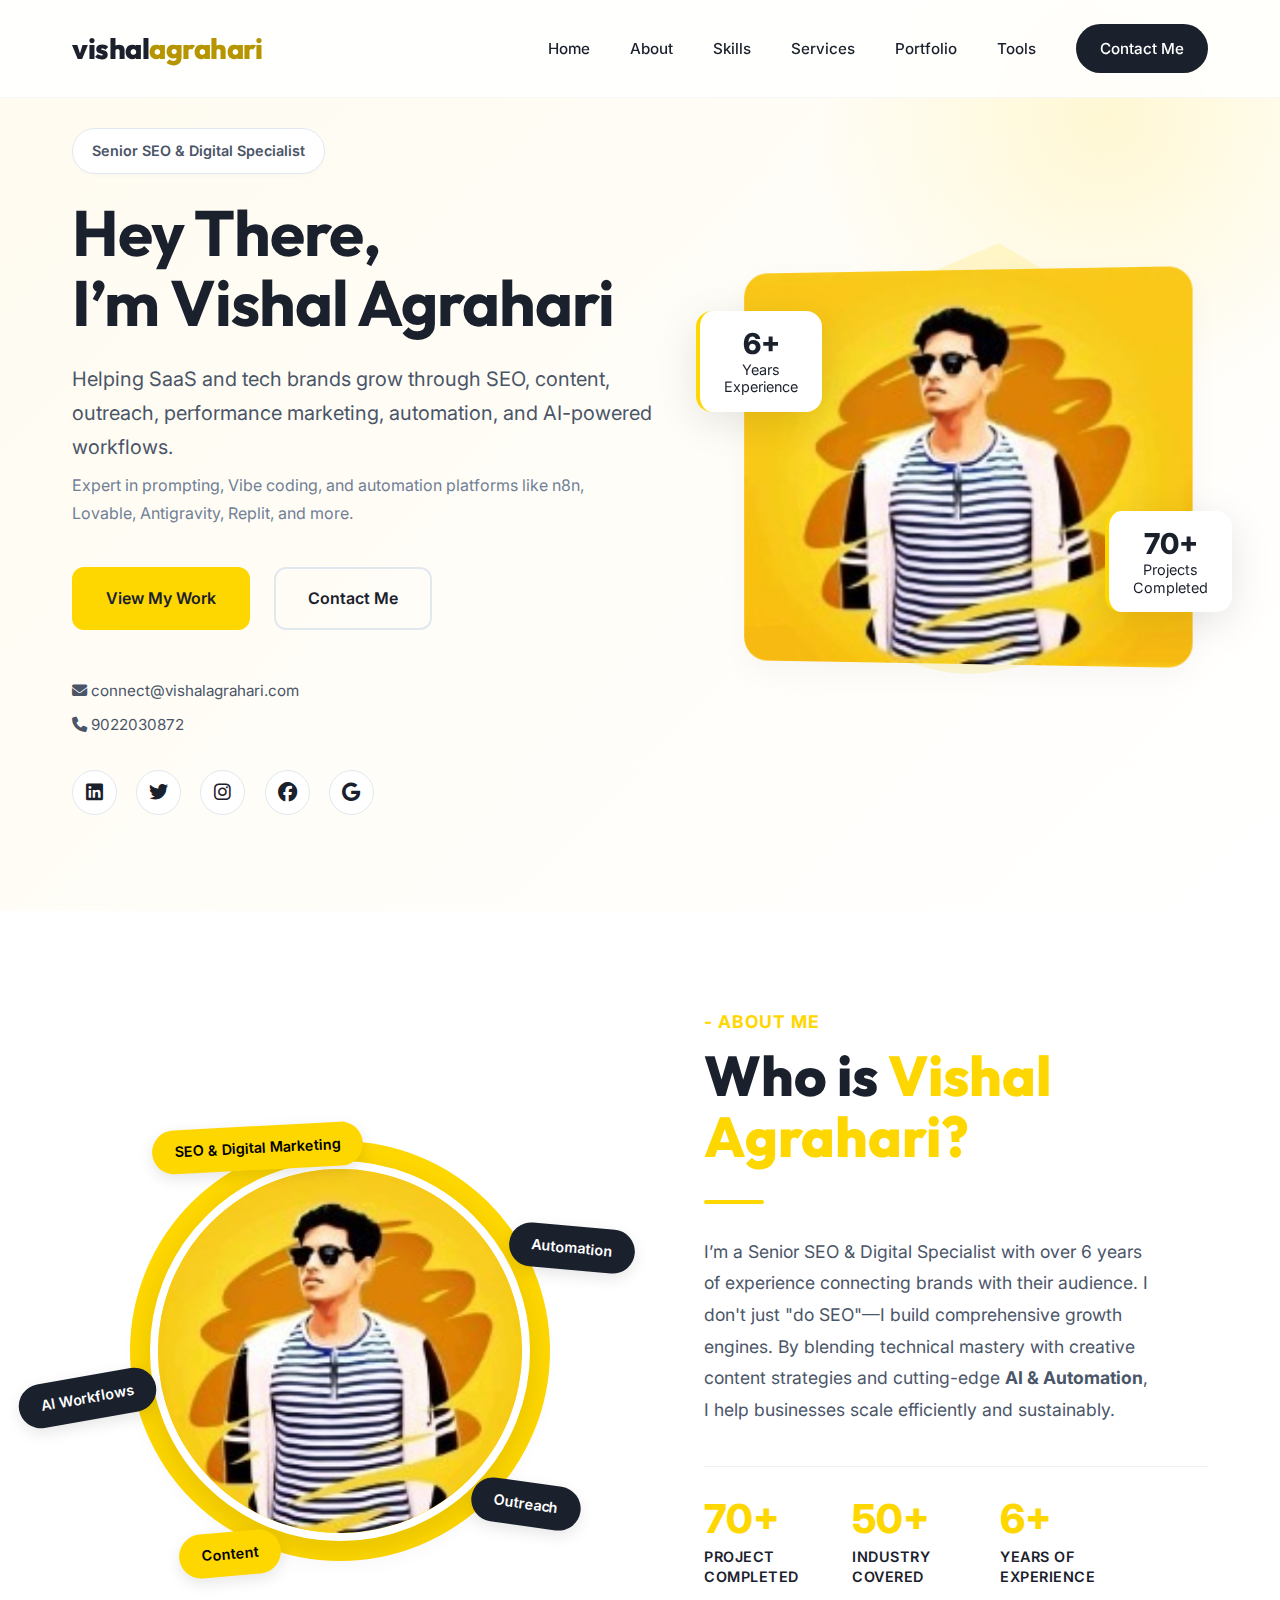
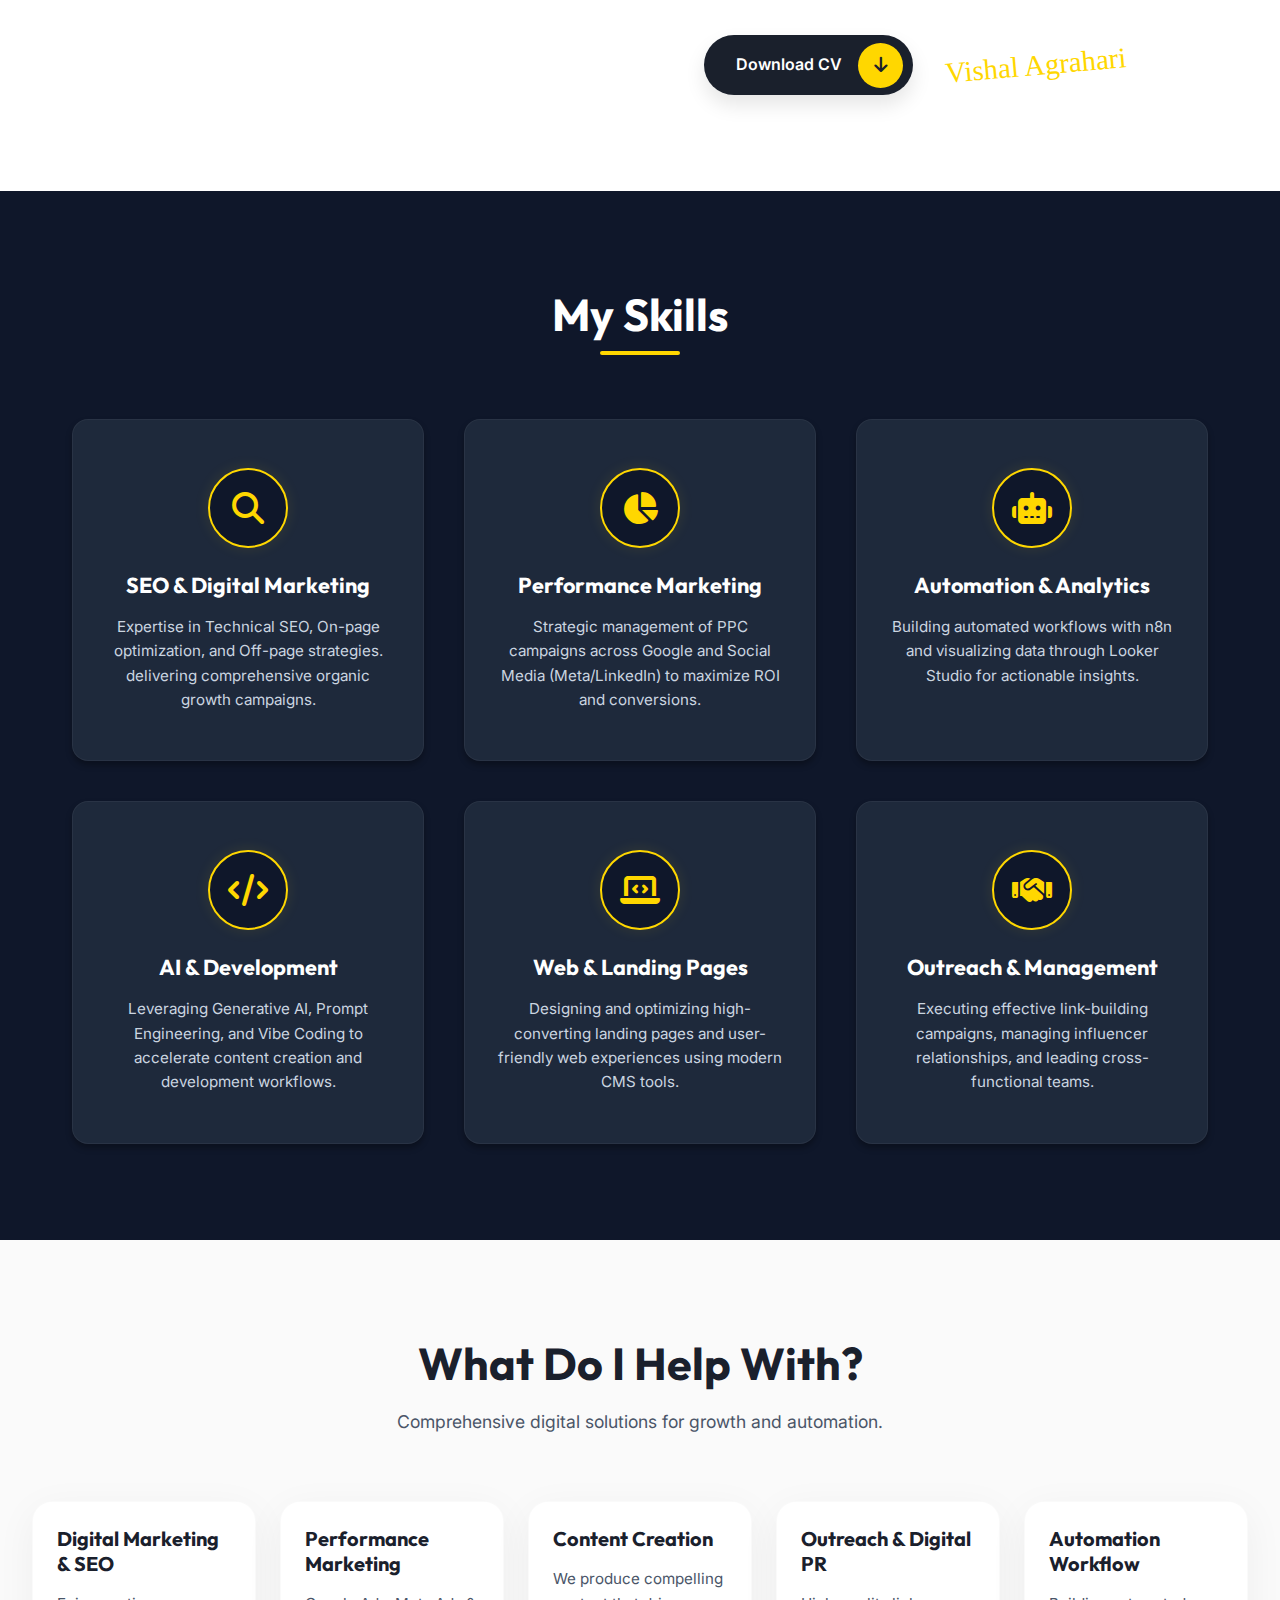
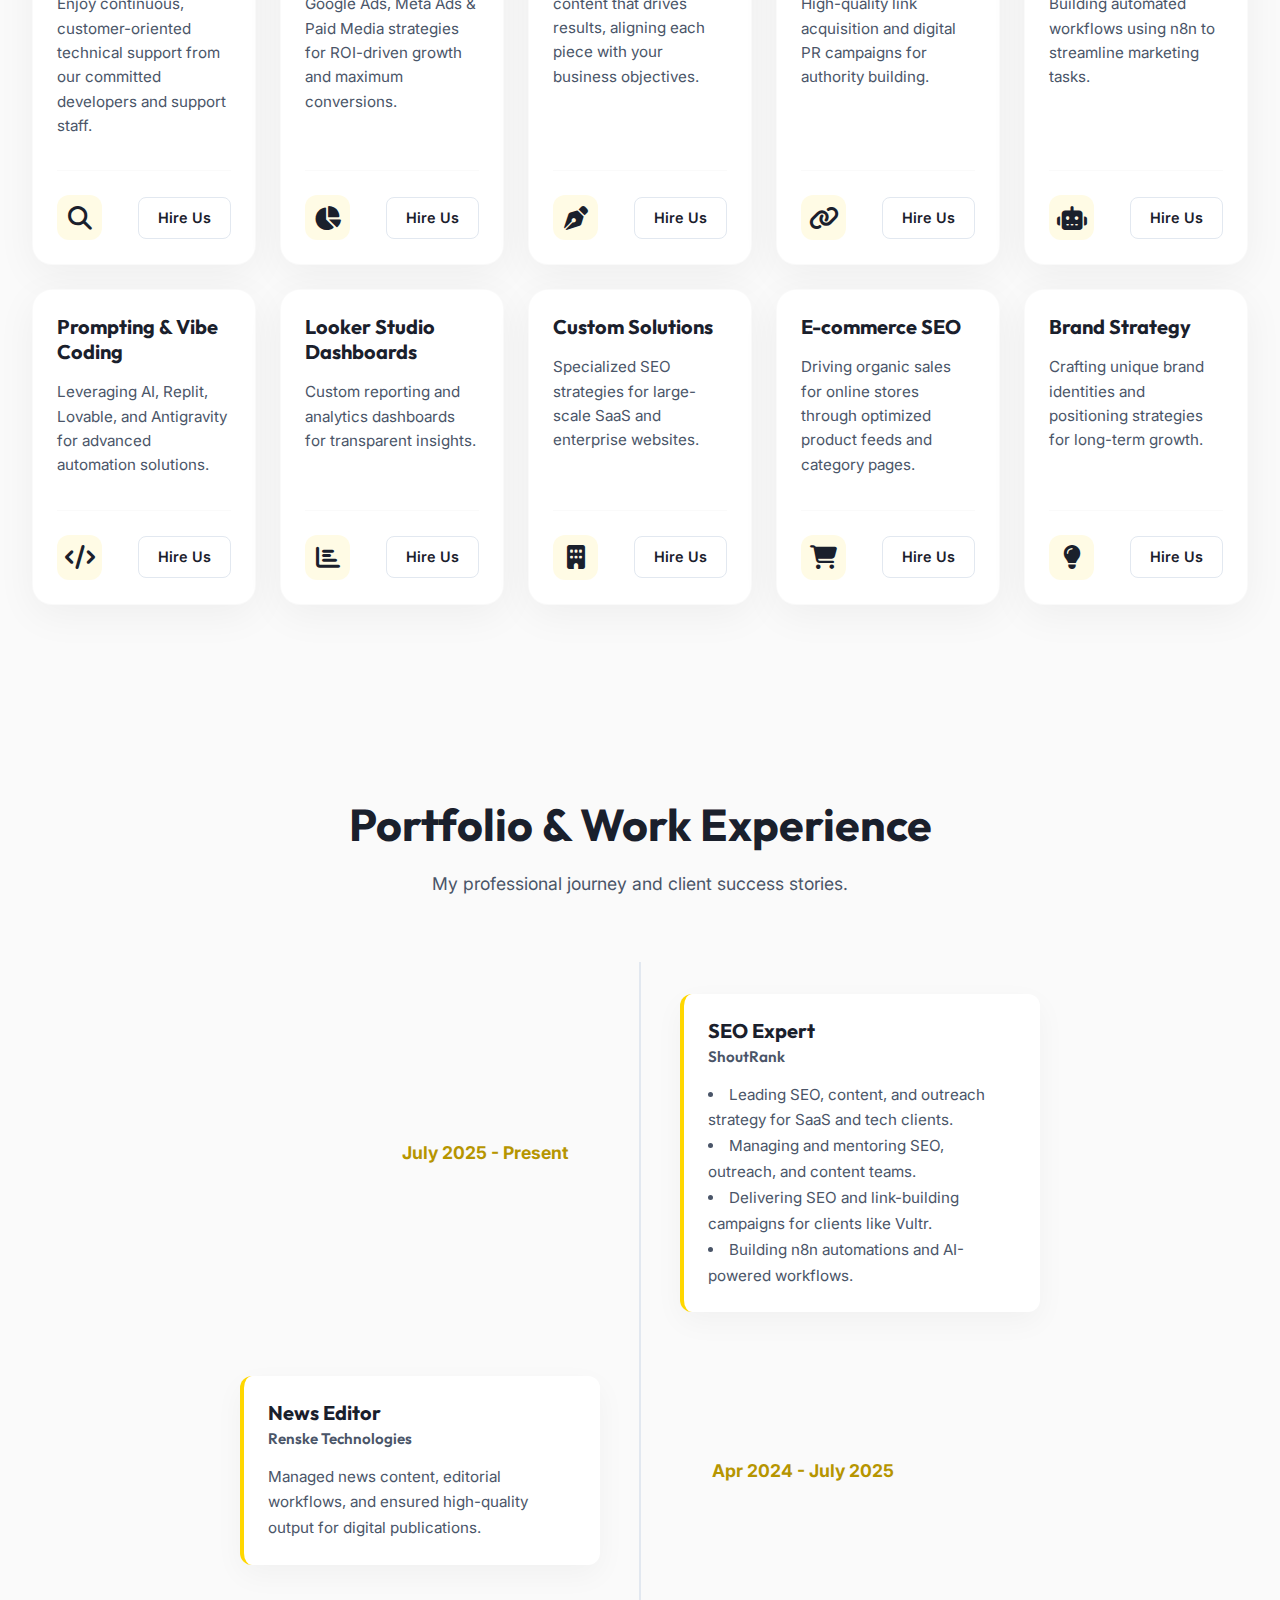
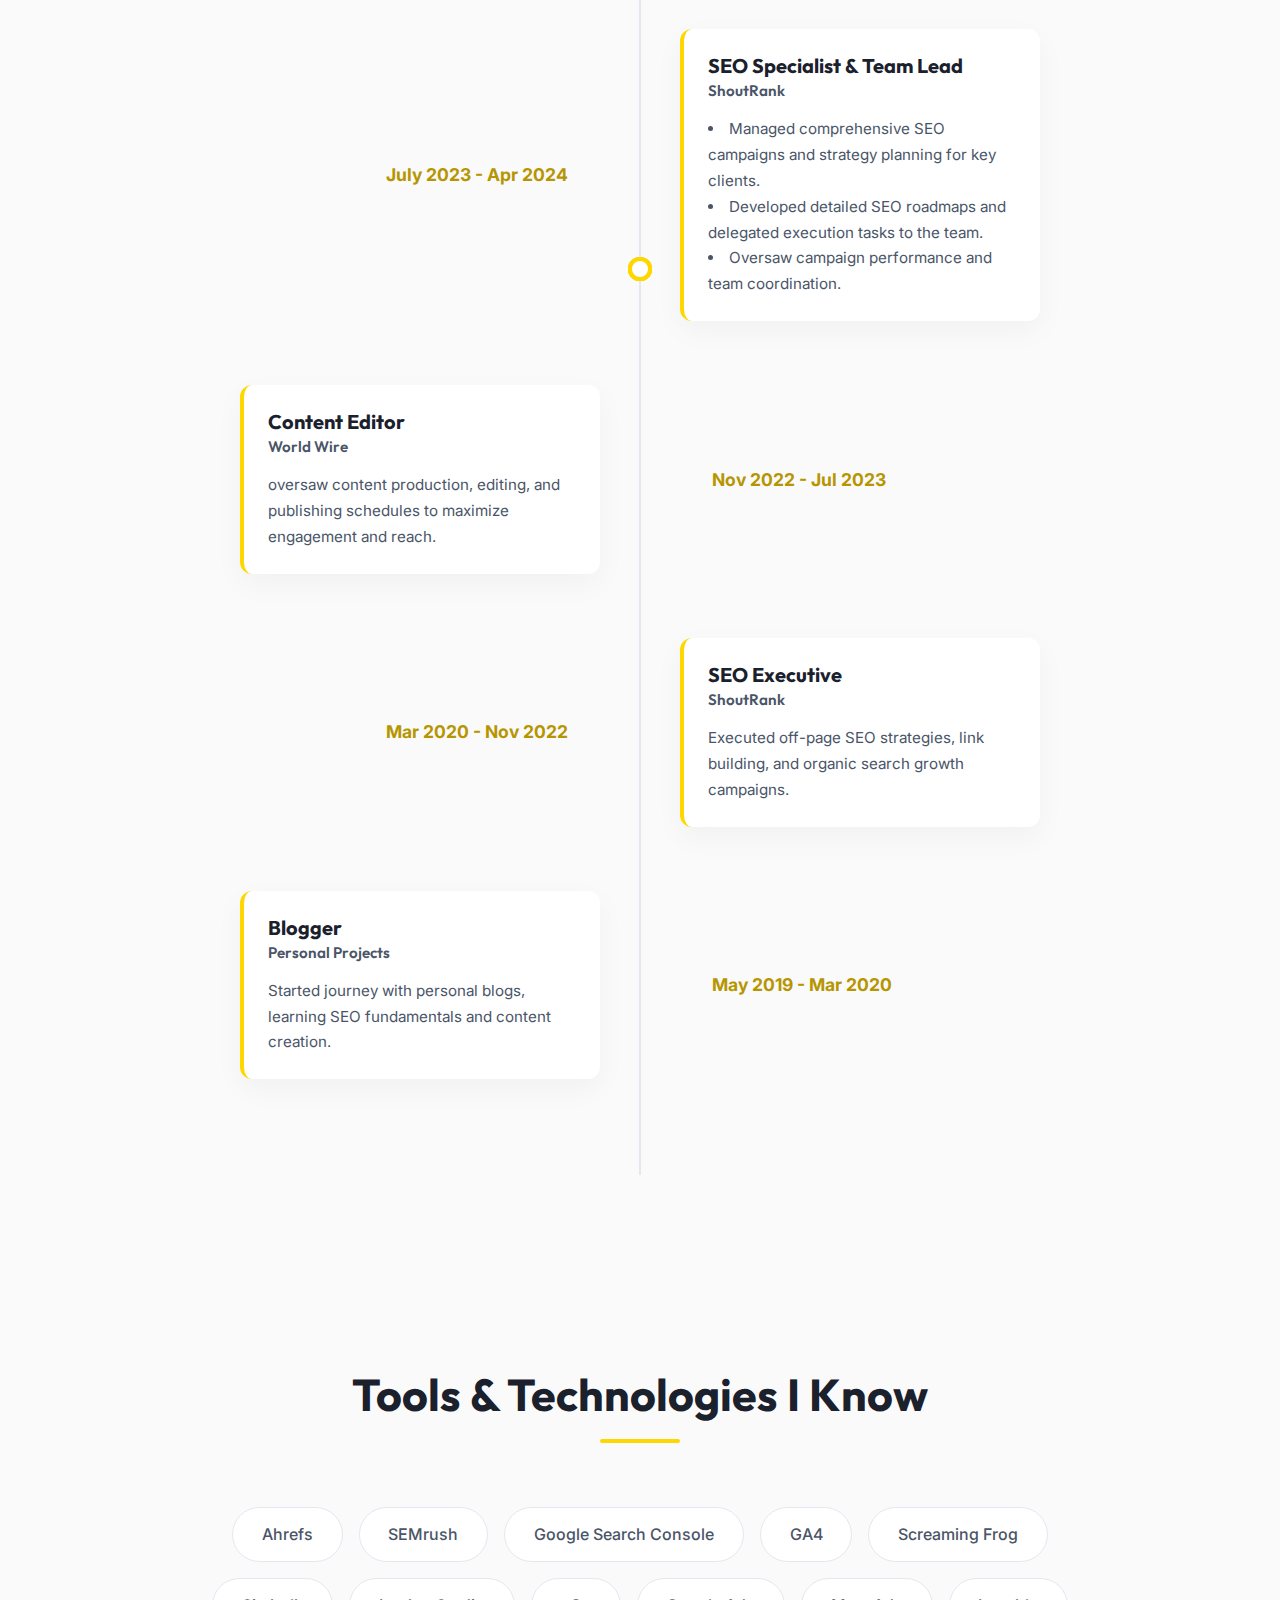
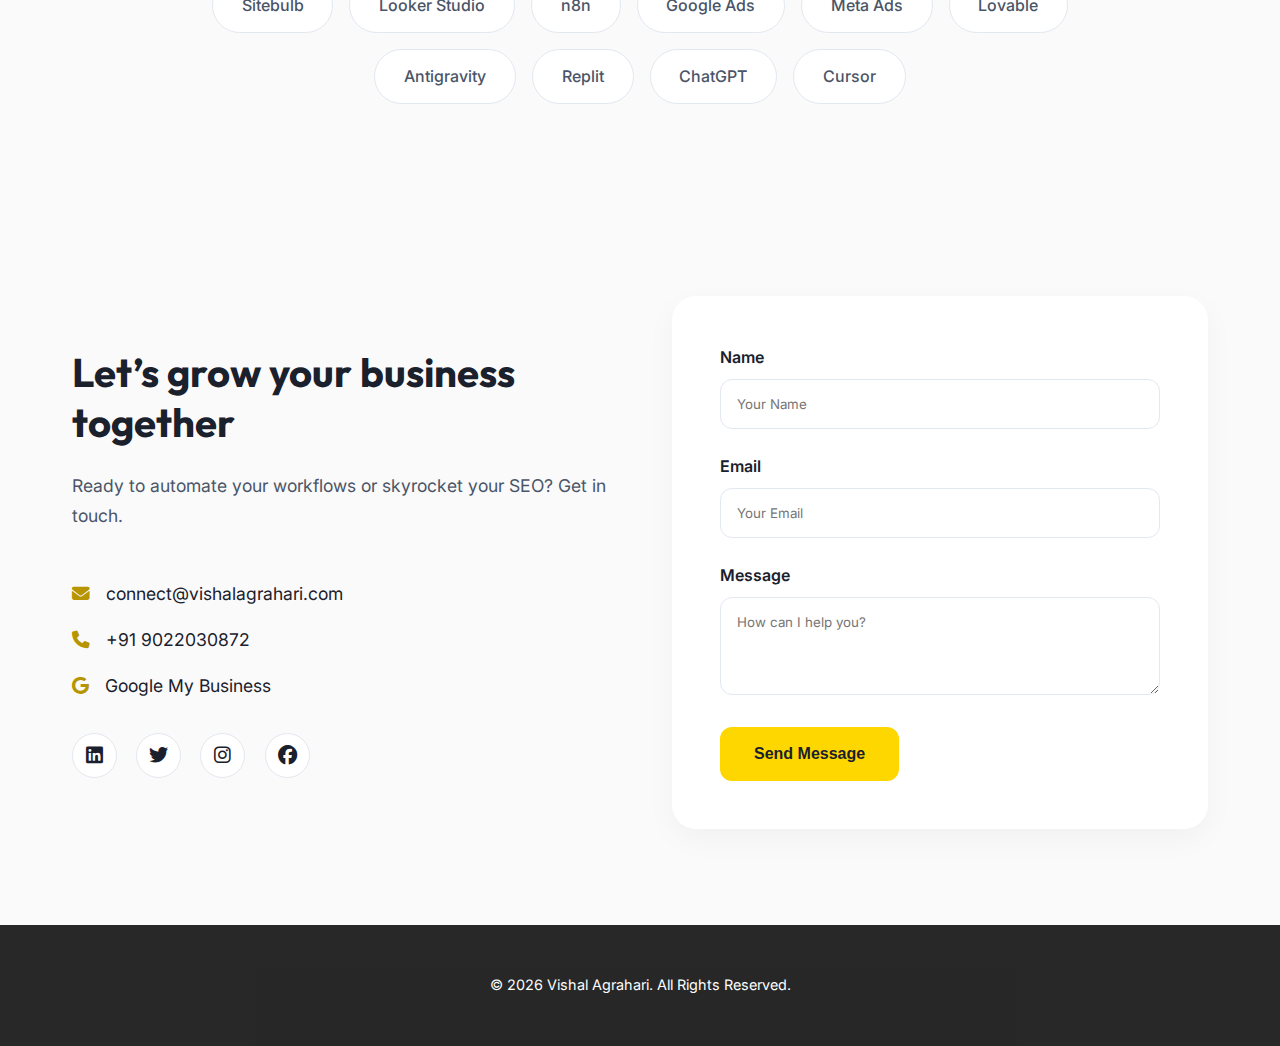
<file: index.html>
<!DOCTYPE html>
<html lang="en">

<head>
    <meta charset="UTF-8">
    <meta name="viewport" content="width=device-width, initial-scale=1.0">
    <title>Vishal Agrahari | Senior SEO & Digital Marketing Specialist</title>
    <meta name="description"
        content="Senior SEO & Digital Marketing Specialist helping SaaS and tech brands grow through SEO, content, outreach, automation, and AI workflows.">

    <!-- Fonts -->
    <link rel="preconnect" href="https://fonts.googleapis.com">
    <link rel="preconnect" href="https://fonts.gstatic.com" crossorigin>
    <link
        href="https://fonts.googleapis.com/css2?family=Inter:wght@300;400;500;600&family=Outfit:wght@400;500;700;800&display=swap"
        rel="stylesheet">

    <!-- Icons -->
    <link rel="stylesheet" href="https://cdnjs.cloudflare.com/ajax/libs/font-awesome/6.4.0/css/all.min.css">

    <link rel="stylesheet" href="css/style.css">
</head>

<body>

    <!-- Navigation -->
    <nav class="navbar">
        <div class="container">
            <a href="#" class="logo">vishal<span>agrahari</span></a>
            <div class="nav-links">
                <a href="#home">Home</a>
                <a href="#about">About</a>
                <a href="#skills">Skills</a>
                <a href="#services">Services</a>
                <a href="#portfolio">Portfolio</a>
                <a href="#tools">Tools</a>
                <a href="#contact" class="btn-nav">Contact Me</a>
            </div>
            <div class="hamburger">
                <i class="fas fa-bars"></i>
            </div>
        </div>
    </nav>

    <!-- Hero Section -->
    <section id="home" class="hero">
        <div class="container hero-grid">
            <div class="hero-content">
                <span class="hero-tag">Senior SEO & Digital Specialist</span>
                <h1>Hey There, <br>I’m Vishal Agrahari</h1>
                <p class="hero-sub">Helping SaaS and tech brands grow through SEO, content, outreach, performance
                    marketing, automation, and AI-powered workflows.</p>
                <p class="hero-sub-small">Expert in prompting, Vibe coding, and automation platforms like n8n, Lovable,
                    Antigravity, Replit, and more.</p>

                <div class="hero-ctas">
                    <a href="#portfolio" class="btn btn-primary">View My Work</a>
                    <a href="#contact" class="btn btn-outline">Contact Me</a>
                </div>

                <div class="hero-contact-row">
                    <a href="mailto:connect@vishalagrahari.com"><i class="fas fa-envelope"></i>
                        connect@vishalagrahari.com</a>
                    <a href="tel:9022030872"><i class="fas fa-phone"></i> 9022030872</a>
                </div>

                <div class="social-row">
                    <a href="https://in.linkedin.com/in/mevishalagrahari" target="_blank"><i
                            class="fab fa-linkedin"></i></a>
                    <a href="https://x.com/vaishyvishal1" target="_blank"><i class="fab fa-twitter"></i></a>
                    <a href="https://www.instagram.com/vvaish97/" target="_blank"><i class="fab fa-instagram"></i></a>
                    <a href="https://www.facebook.com/vvaish97" target="_blank"><i class="fab fa-facebook"></i></a>
                    <a href="https://share.google/JBG01zPCtsTWA4YsT" target="_blank" title="Google My Business"><i
                            class="fab fa-google"></i></a>
                </div>
            </div>

            <div class="hero-image-wrapper">
                <div class="blob-bg"></div>
                <img src="assets/images/profile.jpg" alt="Vishal Agrahari" class="hero-img" loading="lazy">

                <!-- Floating Badges -->
                <div class="floating-badge badge-exp">
                    <strong>6+</strong> Years<br>Experience
                </div>
                <div class="floating-badge badge-proj">
                    <strong>70+</strong> Projects<br>Completed
                </div>
            </div>
        </div>
    </section>

    <!-- About (Experience Highlights) -->
    <section id="about" class="section bg-light about-section">
        <div class="container about-container">
            <!-- Left: Visual with Yellow Blob -->
            <div class="about-visual">
                <div class="about-blob"></div>
                <div class="about-img-wrapper">
                    <img src="assets/images/profile.jpg" alt="Vishal Agrahari" class="about-img" loading="lazy">
                </div>

                <!-- Floating Tags -->
                <div class="floating-tags">
                    <span class="tag tag-1">SEO & Digital Marketing</span>
                    <span class="tag tag-2">Automation</span>
                    <span class="tag tag-3">AI Workflows</span>
                    <span class="tag tag-4">Outreach</span>
                    <span class="tag tag-5">Content</span>
                </div>
            </div>

            <!-- Right: Content -->
            <div class="about-content">
                <div class="section-head text-left" style="margin-left: 0; margin-bottom: 2rem;">
                    <span class="small-tag">- About Me</span>
                    <h2>Who is <span class="text-highlight">Vishal Agrahari?</span></h2>
                    <!-- No underline requested here specifically, but user said "same as other sections". 
                         Other sections have .heading-underline. 
                         However, this is left-aligned in a split layout. 
                         If I center it, it breaks the layout.
                         If I keep it left, it's not "same as other sections" (Service is centered).
                         But maybe they meant the FONT style?
                         The user said "Make the heading for About Me Section... same as Other sections".
                         "Other sections" are Centered.
                         If I center this, it will float above the left-aligned text.
                         Let's try to keep it left but use the styles.
                         Wait, the user said "Make the heading for About Me Section and Tools ... same as Other sections".
                         I will assume they want the visual style (Underline, font etc).
                         Actually, standardizing usually means centering for a portfolio sections.
                         BUT, given the split layout, I'll stick to left alignment but maybe add the underline?
                         Let's look at the Services section again.
                         It has: 
                         <div class="section-head text-center">
                             <h2>...</h2>
                             <p>...</p>
                         </div>
                         
                         If I use .section-head, it adds margin-bottom: 4rem; max-width: 700px; margin-left: auto; margin-right: auto;
                         This forces centering.
                         So using .section-head WILL center it.
                         
                         If I want to check user intent: "Make the heading for About Me Section ... same as Other sections".
                         I should probably use `.section-head` but override the centering for "About Me" because of the layout?
                         OR, rename the Tools section (which is centered).
                         
                         Let's try to apply the class but keep it LEFT aligned for About Me, but add the underline?
                         Or just standard H2?
                         Current About Me H2 is: font-size: 3.5rem.
                         Standard Section H2 is: font-size: 2.8rem.
                         
                         I will update "About Me" to match the **font size** and **underline** style, but keep it LEFT aligned to fit the 2-col layout.
                         I'll add the `.heading-underline` but left aligned.
                    -->
                    <div class="heading-underline" style="margin: 0; width: 60px;"></div>
                </div>
                <p class="about-desc">
                    I’m a Senior SEO & Digital Specialist with over 6 years of experience connecting brands with their
                    audience. I don't just "do SEO"—I build comprehensive growth engines. By blending technical mastery
                    with creative content strategies and cutting-edge <strong>AI & Automation</strong>, I help
                    businesses
                    scale efficiently and sustainably.
                </p>

                <!-- Stats Row -->
                <div class="about-stats-row">
                    <div class="stat-box">
                        <span class="stat-number">70+</span>
                        <span class="stat-label">Project Completed</span>
                    </div>
                    <div class="stat-box">
                        <span class="stat-number">50+</span>
                        <span class="stat-label">Industry Covered</span>
                    </div>
                    <div class="stat-box">
                        <span class="stat-number">6+</span>
                        <span class="stat-label">Years of Experience</span>
                    </div>
                </div>

                <!-- CTA Row -->
                <div class="about-cta-row">
                    <a href="assets/resume.html" target="_blank" class="btn-cv">
                        Download CV
                        <div class="arrow-icon"><i class="fas fa-arrow-down"></i></div>
                    </a>
                    <div class="signature-block">
                        <span class="cursive-sig">Vishal Agrahari</span>
                    </div>
                </div>
            </div>
        </div>
    </section>

    <!-- Skills Section (Dark Reference Style) -->
    <section id="skills" class="section bg-dark">
        <div class="container">
            <div class="section-head text-center">
                <h2>My Skills</h2>
                <div class="heading-underline"></div>
            </div>

            <div class="skills-grid-3">
                <!-- Skill 1 -->
                <div class="skill-card-center">
                    <div class="skill-icon-circle clr-blue">
                        <i class="fas fa-search"></i>
                    </div>
                    <h3>SEO & Digital Marketing</h3>
                    <p>Expertise in Technical SEO, On-page optimization, and Off-page strategies. delivering
                        comprehensive organic growth campaigns.</p>
                </div>

                <!-- Skill 2 -->
                <div class="skill-card-center">
                    <div class="skill-icon-circle clr-red">
                        <i class="fas fa-chart-pie"></i>
                    </div>
                    <h3>Performance Marketing</h3>
                    <p>Strategic management of PPC campaigns across Google and Social Media (Meta/LinkedIn) to maximize
                        ROI and conversions.</p>
                </div>

                <!-- Skill 3 -->
                <div class="skill-card-center">
                    <div class="skill-icon-circle clr-purple">
                        <i class="fas fa-robot"></i>
                    </div>
                    <h3>Automation & Analytics</h3>
                    <p>Building automated workflows with n8n and visualizing data through Looker Studio for actionable
                        insights.</p>
                </div>

                <!-- Skill 4 -->
                <div class="skill-card-center">
                    <div class="skill-icon-circle clr-pink">
                        <i class="fas fa-code"></i>
                    </div>
                    <h3>AI & Development</h3>
                    <p>Leveraging Generative AI, Prompt Engineering, and Vibe Coding to accelerate content creation and
                        development workflows.</p>
                </div>

                <!-- Skill 5 -->
                <div class="skill-card-center">
                    <div class="skill-icon-circle clr-teal">
                        <i class="fas fa-laptop-code"></i>
                    </div>
                    <h3>Web & Landing Pages</h3>
                    <p>Designing and optimizing high-converting landing pages and user-friendly web experiences using
                        modern CMS tools.</p>
                </div>

                <!-- Skill 6 -->
                <div class="skill-card-center">
                    <div class="skill-icon-circle clr-orange">
                        <i class="fas fa-handshake"></i>
                    </div>
                    <h3>Outreach & Management</h3>
                    <p>Executing effective link-building campaigns, managing influencer relationships, and leading
                        cross-functional teams.</p>
                </div>
            </div>
        </div>
    </section>

    <!-- Services Section -->
    <section id="services" class="section">
        <div class="container-wide">
            <div class="section-head text-center">
                <h2>What Do I Help With?</h2>
                <p>Comprehensive digital solutions for growth and automation.</p>
            </div>

            <div class="services-grid">
                <!-- 1. Digital Marketing & SEO -->
                <div class="service-card">
                    <h3>Digital Marketing & SEO</h3>
                    <p>Enjoy continuous, customer-oriented technical support from our committed developers and support
                        staff.</p>
                    <div class="svc-card-footer">
                        <div class="svc-icon clr-blue"><i class="fas fa-search"></i></div>
                        <a href="#contact" class="btn-hire">Hire Us</a>
                    </div>
                </div>

                <!-- 2. Performance Marketing -->
                <div class="service-card">
                    <h3>Performance Marketing</h3>
                    <p>Google Ads, Meta Ads & Paid Media strategies for ROI-driven growth and maximum conversions.</p>
                    <div class="svc-card-footer">
                        <div class="svc-icon clr-red"><i class="fas fa-chart-pie"></i></div>
                        <a href="#contact" class="btn-hire">Hire Us</a>
                    </div>
                </div>

                <!-- 3. Web Application Solutions (Renamed/Mapped from Web & Landing Pages?) 
                     User said: "First Should be Digital Marketing & SEO then Performance Marketing then other"
                     I will keep the rest of MY existing services but mapped to the new layout.
                -->

                <!-- 3. Content Creation -->
                <div class="service-card">
                    <h3>Content Creation</h3>
                    <p>We produce compelling content that drives results, aligning each piece with your business
                        objectives.</p>
                    <div class="svc-card-footer">
                        <div class="svc-icon clr-green"><i class="fas fa-pen-nib"></i></div>
                        <a href="#contact" class="btn-hire">Hire Us</a>
                    </div>
                </div>

                <!-- 4. Outreach & Digital PR -->
                <div class="service-card">
                    <h3>Outreach & Digital PR</h3>
                    <p>High-quality link acquisition and digital PR campaigns for authority building.</p>
                    <div class="svc-card-footer">
                        <div class="svc-icon clr-orange"><i class="fas fa-link"></i></div>
                        <a href="#contact" class="btn-hire">Hire Us</a>
                    </div>
                </div>

                <!-- 5. Automation Workflow -->
                <div class="service-card">
                    <h3>Automation Workflow</h3>
                    <p>Building automated workflows using n8n to streamline marketing tasks.</p>
                    <div class="svc-card-footer">
                        <div class="svc-icon clr-purple"><i class="fas fa-robot"></i></div>
                        <a href="#contact" class="btn-hire">Hire Us</a>
                    </div>
                </div>

                <!-- 6. Prompting & Vibe Coding -->
                <div class="service-card">
                    <h3>Prompting & Vibe Coding</h3>
                    <p>Leveraging AI, Replit, Lovable, and Antigravity for advanced automation solutions.</p>
                    <div class="svc-card-footer">
                        <div class="svc-icon clr-pink"><i class="fas fa-code"></i></div>
                        <a href="#contact" class="btn-hire">Hire Us</a>
                    </div>
                </div>

                <!-- 7. Looker Studio Dashboards -->
                <div class="service-card">
                    <h3>Looker Studio Dashboards</h3>
                    <p>Custom reporting and analytics dashboards for transparent insights.</p>
                    <div class="svc-card-footer">
                        <div class="svc-icon clr-teal"><i class="fas fa-chart-bar"></i></div>
                        <a href="#contact" class="btn-hire">Hire Us</a>
                    </div>
                </div>

                <!-- 8. Custom Solutions (SaaS/Enterprise) -->
                <div class="service-card">
                    <h3>Custom Solutions</h3>
                    <p>Specialized SEO strategies for large-scale SaaS and enterprise websites.</p>
                    <div class="svc-card-footer">
                        <div class="svc-icon clr-yellow"><i class="fas fa-building"></i></div>
                        <a href="#contact" class="btn-hire">Hire Us</a>
                    </div>
                </div>

                <!-- 9. E-commerce SEO -->
                <div class="service-card">
                    <h3>E-commerce SEO</h3>
                    <p>Driving organic sales for online stores through optimized product feeds and category pages.</p>
                    <div class="svc-card-footer">
                        <div class="svc-icon clr-blue"><i class="fas fa-shopping-cart"></i></div>
                        <a href="#contact" class="btn-hire">Hire Us</a>
                    </div>
                </div>

                <!-- 10. Brand Strategy -->
                <div class="service-card">
                    <h3>Brand Strategy</h3>
                    <p>Crafting unique brand identities and positioning strategies for long-term growth.</p>
                    <div class="svc-card-footer">
                        <div class="svc-icon clr-red"><i class="fas fa-lightbulb"></i></div>
                        <a href="#contact" class="btn-hire">Hire Us</a>
                    </div>
                </div>
            </div>
        </div>
    </section>

    <!-- Portfolio (Work Experience) -->
    <section id="portfolio" class="section bg-light">
        <div class="container">
            <div class="section-head text-center">
                <h2>Portfolio & Work Experience</h2>
                <p>My professional journey and client success stories.</p>
            </div>

            <div class="timeline">
                <!-- ShoutRank (Current) -->
                <div class="timeline-item">
                    <div class="timeline-date">July 2025 - Present</div>
                    <div class="timeline-content">
                        <h3>SEO Expert</h3>
                        <h4>ShoutRank</h4>
                        <ul>
                            <li>Leading SEO, content, and outreach strategy for SaaS and tech clients.</li>
                            <li>Managing and mentoring SEO, outreach, and content teams.</li>
                            <li>Delivering SEO and link-building campaigns for clients like Vultr.</li>
                            <li>Building n8n automations and AI-powered workflows.</li>
                        </ul>
                    </div>
                </div>

                <!-- Renske -->
                <div class="timeline-item">
                    <div class="timeline-date">Apr 2024 - July 2025</div>
                    <div class="timeline-content">
                        <h3>News Editor</h3>
                        <h4>Renske Technologies</h4>
                        <p>Managed news content, editorial workflows, and ensured high-quality output for digital
                            publications.</p>
                    </div>
                </div>

                <!-- ShoutRank (Past) -->
                <div class="timeline-item">
                    <div class="timeline-date">July 2023 - Apr 2024</div>
                    <div class="timeline-content">
                        <h3>SEO Specialist & Team Lead</h3>
                        <h4>ShoutRank</h4>
                        <ul>
                            <li>Managed comprehensive SEO campaigns and strategy planning for key clients.</li>
                            <li>Developed detailed SEO roadmaps and delegated execution tasks to the team.</li>
                            <li>Oversaw campaign performance and team coordination.</li>
                        </ul>
                    </div>
                </div>

                <!-- World Wire -->
                <div class="timeline-item">
                    <div class="timeline-date">Nov 2022 - Jul 2023</div>
                    <div class="timeline-content">
                        <h3>Content Editor</h3>
                        <h4>World Wire</h4>
                        <p> oversaw content production, editing, and publishing schedules to maximize engagement and
                            reach.</p>
                    </div>
                </div>

                <!-- ShoutRank (Early) -->
                <div class="timeline-item">
                    <div class="timeline-date">Mar 2020 - Nov 2022</div>
                    <div class="timeline-content">
                        <h3>SEO Executive</h3>
                        <h4>ShoutRank</h4>
                        <p>Executed off-page SEO strategies, link building, and organic search growth campaigns.</p>
                    </div>
                </div>

                <!-- Blogger -->
                <div class="timeline-item">
                    <div class="timeline-date">May 2019 - Mar 2020</div>
                    <div class="timeline-content">
                        <h3>Blogger</h3>
                        <h4>Personal Projects</h4>
                        <p>Started journey with personal blogs, learning SEO fundamentals and content creation.</p>
                    </div>
                </div>
            </div>
        </div>
    </section>



    <!-- Tools Section -->
    <section id="tools" class="section">
        <div class="container">
            <div class="section-head text-center">
                <h2>Tools & Technologies I Know</h2>
                <div class="heading-underline"></div>
            </div>
            <div class="tools-cloud">
                <span class="tool-tag">Ahrefs</span>
                <span class="tool-tag">SEMrush</span>
                <span class="tool-tag">Google Search Console</span>
                <span class="tool-tag">GA4</span>
                <span class="tool-tag">Screaming Frog</span>
                <span class="tool-tag">Sitebulb</span>
                <span class="tool-tag">Looker Studio</span>
                <span class="tool-tag">n8n</span>
                <span class="tool-tag">Google Ads</span>
                <span class="tool-tag">Meta Ads</span>
                <span class="tool-tag">Lovable</span>
                <span class="tool-tag">Antigravity</span>
                <span class="tool-tag">Replit</span>
                <span class="tool-tag">ChatGPT</span>
                <span class="tool-tag">Cursor</span>
            </div>
        </div>
    </section>

    <!-- Contact Section -->
    <section id="contact" class="section">
        <div class="container contact-container">
            <div class="contact-text">
                <h2>Let’s grow your business together</h2>
                <p>Ready to automate your workflows or skyrocket your SEO? Get in touch.</p>

                <div class="contact-details">
                    <a href="mailto:connect@vishalagrahari.com"><i class="fas fa-envelope"></i>
                        connect@vishalagrahari.com</a>
                    <a href="tel:9022030872"><i class="fas fa-phone"></i> +91 9022030872</a>
                    <a href="https://share.google/JBG01zPCtsTWA4YsT" target="_blank"><i class="fab fa-google"></i>
                        Google My Business</a>
                </div>

                <div class="social-row big-socials">
                    <a href="https://in.linkedin.com/in/mevishalagrahari"><i class="fab fa-linkedin"></i></a>
                    <a href="https://x.com/vaishyvishal1"><i class="fab fa-twitter"></i></a>
                    <a href="https://www.instagram.com/vvaish97/"><i class="fab fa-instagram"></i></a>
                    <a href="https://www.facebook.com/vvaish97"><i class="fab fa-facebook"></i></a>
                </div>
            </div>

            <form class="contact-form">
                <div class="form-group">
                    <label>Name</label>
                    <input type="text" placeholder="Your Name">
                </div>
                <div class="form-group">
                    <label>Email</label>
                    <input type="email" placeholder="Your Email">
                </div>
                <div class="form-group">
                    <label>Message</label>
                    <textarea rows="4" placeholder="How can I help you?"></textarea>
                </div>
                <button type="submit" class="btn btn-primary">Send Message</button>
            </form>
        </div>
    </section>

    <footer class="footer">
        <div class="container">
            <p>&copy; 2026 Vishal Agrahari. All Rights Reserved.</p>
        </div>
    </footer>

    <script src="js/main.js"></script>
</body>

</html>
</file>
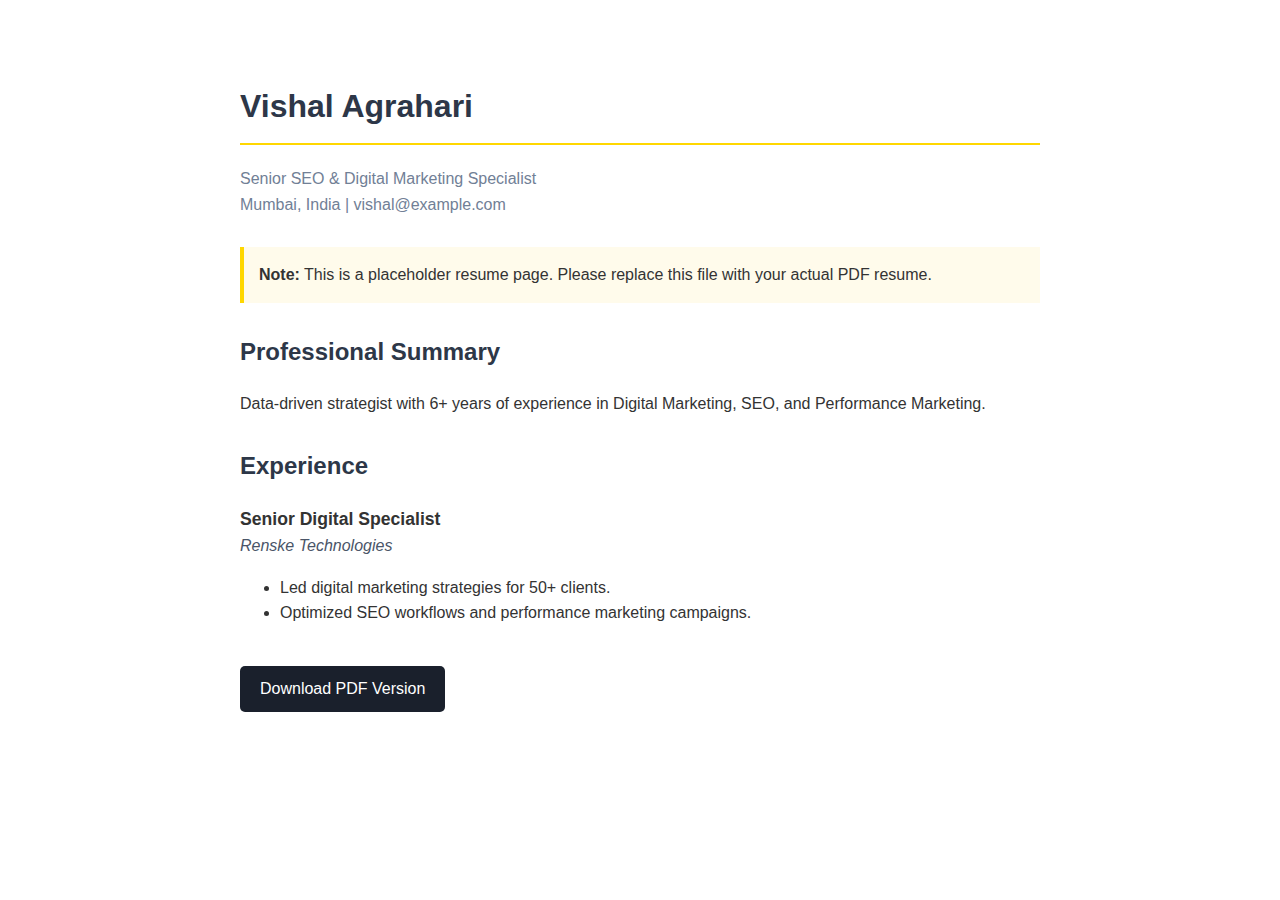
<file: assets/resume.html>
<!DOCTYPE html>
<html lang="en">

<head>
    <meta charset="UTF-8">
    <meta name="viewport" content="width=device-width, initial-scale=1.0">
    <title>Vishal Agrahari - Resume</title>
    <style>
        body {
            font-family: 'Segoe UI', Tahoma, Geneva, Verdana, sans-serif;
            line-height: 1.6;
            color: #333;
            max-width: 800px;
            margin: 40px auto;
            padding: 20px;
        }

        h1 {
            color: #2D3748;
            border-bottom: 2px solid #FFD700;
            padding-bottom: 10px;
        }

        .contact-info {
            color: #718096;
            margin-bottom: 30px;
        }

        h2 {
            color: #2D3748;
            margin-top: 30px;
        }

        .job {
            margin-bottom: 20px;
        }

        .job-title {
            font-weight: bold;
            font-size: 1.1em;
        }

        .company {
            color: #4A5568;
            font-style: italic;
        }

        .btn-download {
            display: inline-block;
            background: #1A202C;
            color: #fff;
            padding: 10px 20px;
            text-decoration: none;
            border-radius: 5px;
            margin-top: 20px;
        }
    </style>
</head>

<body>
    <h1>Vishal Agrahari</h1>
    <div class="contact-info">
        Senior SEO & Digital Marketing Specialist<br>
        Mumbai, India | vishal@example.com
    </div>

    <div class="alert" style="background: #FFFBEB; padding: 15px; border-left: 4px solid #FFD700; margin-bottom: 20px;">
        <strong>Note:</strong> This is a placeholder resume page. Please replace this file with your actual PDF resume.
    </div>

    <h2>Professional Summary</h2>
    <p>Data-driven strategist with 6+ years of experience in Digital Marketing, SEO, and Performance Marketing.</p>

    <h2>Experience</h2>
    <div class="job">
        <div class="job-title">Senior Digital Specialist</div>
        <div class="company">Renske Technologies</div>
        <ul>
            <li>Led digital marketing strategies for 50+ clients.</li>
            <li>Optimized SEO workflows and performance marketing campaigns.</li>
        </ul>
    </div>

    <a href="#" class="btn-download"
        onclick="alert('Please replace assets/resume.html with your actual PDF file named resume.pdf to enable downloads.'); return false;">Download
        PDF Version</a>
</body>

</html>
</file>
<file: css/style.css>
/* =========================================
   1. GLOBAL VARIABLES & RESET
   ========================================= */
:root {
    /* Premium Light Theme Palette */
    --primary: #FFD700;
    /* Gold */
    --primary-dark: #B69500;
    /* Darker Gold */
    --text-main: #1A202C;
    /* Rich Black */
    --text-light: #4A5568;
    /* Slate Grey */
    --bg-body: #FAFAFA;
    /* Very Soft Grey */
    --bg-white: #FFFFFF;

    /* Gradients */
    --gradient-hero: linear-gradient(135deg, #fffbf0 0%, #fff 100%);

    /* Shadows & Radius */
    --shadow-sm: 0 2px 4px rgba(0, 0, 0, 0.02);
    --shadow-card: 0 10px 30px rgba(0, 0, 0, 0.04);
    --shadow-hover: 0 20px 40px rgba(0, 0, 0, 0.08);
    --radius-card: 24px;

    /* Transitions */
    --transition: all 0.3s cubic-bezier(0.25, 0.8, 0.25, 1);
}

* {
    margin: 0;
    padding: 0;
    box-sizing: border-box;
}

body {
    font-family: 'Inter', sans-serif;
    background-color: var(--bg-body);
    color: var(--text-main);
    line-height: 1.7;
    overflow-x: hidden;
}

h1,
h2,
h3,
h4,
h5,
h6 {
    font-family: 'Outfit', sans-serif;
    color: var(--text-main);
    line-height: 1.25;
}

a {
    text-decoration: none;
    color: inherit;
    transition: var(--transition);
}

section {
    padding: 6rem 0;
    position: relative;
}

/* Layout Utilities */
.container {
    max-width: 1200px;
    margin: 0 auto;
    padding: 0 2rem;
}

.container-wide {
    max-width: 1350px;
    margin: 0 auto;
    padding: 0 2rem;
}

.text-center {
    text-align: center;
}

/* Grid Utilities */
.grid-4 {
    display: grid;
    grid-template-columns: repeat(auto-fit, minmax(250px, 1fr));
    gap: 2rem;
}

.section-head {
    margin-bottom: 4rem;
    max-width: 700px;
    margin-left: auto;
    margin-right: auto;
}

.section-head h2 {
    font-size: 2.8rem;
    font-weight: 700;
    margin-bottom: 1rem;
}

.section-head p {
    font-size: 1.1rem;
    color: var(--text-light);
}

/* =========================================
   2. NAVIGATION
   ========================================= */
.navbar {
    padding: 1.5rem 0;
    position: fixed;
    width: 100%;
    top: 0;
    z-index: 1000;
    background: rgba(255, 255, 255, 0.85);
    backdrop-filter: blur(12px);
    border-bottom: 1px solid rgba(0, 0, 0, 0.03);
    transition: var(--transition);
}

.navbar .container {
    display: flex;
    justify-content: space-between;
    align-items: center;
}

.logo {
    font-size: 1.8rem;
    font-weight: 800;
    font-family: 'Outfit', sans-serif;
    letter-spacing: -0.5px;
}

.logo span {
    color: var(--primary-dark);
}

.nav-links {
    display: flex;
    gap: 2.5rem;
    align-items: center;
}

.nav-links a {
    font-weight: 500;
    font-size: 0.95rem;
    color: var(--text-main);
    position: relative;
}

.nav-links a:not(.btn-nav)::after {
    content: '';
    position: absolute;
    bottom: -4px;
    left: 0;
    width: 0%;
    height: 2px;
    background: var(--primary);
    transition: var(--transition);
}

.nav-links a:hover::after {
    width: 100%;
}

.btn-nav {
    padding: 0.7rem 1.5rem;
    background: var(--text-main);
    color: #fff !important;
    border-radius: 50px;
}

.btn-nav:hover {
    background: var(--primary);
    color: #000 !important;
    transform: translateY(-2px);
}

.hamburger {
    display: none;
    font-size: 1.5rem;
    cursor: pointer;
}


/* =========================================
   3. HERO SECTION
   ========================================= */
.hero {
    min-height: 100vh;
    display: flex;
    align-items: center;
    background: var(--gradient-hero);
    padding-top: 8rem;
    position: relative;
}

.hero::before {
    content: '';
    position: absolute;
    top: -20%;
    right: -10%;
    width: 600px;
    height: 600px;
    background: radial-gradient(circle, rgba(255, 215, 0, 0.15) 0%, rgba(255, 255, 255, 0) 70%);
    border-radius: 50%;
    z-index: 0;
    animation: floatBlob 10s infinite alternate;
}

.hero-grid {
    display: grid;
    grid-template-columns: 1.2fr 1fr;
    gap: 4rem;
    align-items: center;
    position: relative;
    z-index: 1;
}

.hero-tag {
    display: inline-block;
    padding: 0.6rem 1.2rem;
    background: #fff;
    border: 1px solid #E2E8F0;
    border-radius: 50px;
    font-size: 0.9rem;
    font-weight: 600;
    color: var(--text-light);
    margin-bottom: 1.5rem;
    box-shadow: var(--shadow-sm);
}

.hero-content h1 {
    font-size: 4rem;
    line-height: 1.1;
    margin-bottom: 1.5rem;
    letter-spacing: -1px;
}

.hero-sub {
    font-size: 1.25rem;
    color: var(--text-light);
    margin-bottom: 0.5rem;
    max-width: 600px;
}

.hero-sub-small {
    font-size: 1rem;
    color: #718096;
    margin-bottom: 2.5rem;
    max-width: 550px;
}

.hero-ctas {
    display: flex;
    gap: 1.5rem;
    margin-bottom: 3rem;
}

/* Button Standards */
.btn {
    padding: 1rem 2rem;
    border-radius: 12px;
    font-weight: 600;
    font-size: 1rem;
    transition: var(--transition);
    cursor: pointer;
    display: inline-flex;
    align-items: center;
    gap: 0.5rem;
}

.btn-primary {
    background: var(--primary);
    color: #1a202c;
    border: 2px solid var(--primary);
}

.btn-primary:hover {
    background: #e6c200;
    border-color: #e6c200;
    transform: translateY(-3px);
    box-shadow: 0 10px 20px rgba(255, 215, 0, 0.25);
}

.btn-outline {
    background: transparent;
    border: 2px solid #E2E8F0;
    color: var(--text-main);
}

.btn-outline:hover {
    border-color: var(--text-main);
    background: #fff;
}

.hero-contact-row {
    display: flex;
    flex-direction: column;
    gap: 0.5rem;
    margin-bottom: 2rem;
    font-size: 0.95rem;
    color: var(--text-light);
}

.hero-contact-row a:hover {
    color: var(--primary-dark);
}

.social-row {
    display: flex;
    gap: 1.2rem;
}

.social-row a {
    width: 45px;
    height: 45px;
    border-radius: 50%;
    background: #fff;
    display: flex;
    align-items: center;
    justify-content: center;
    border: 1px solid #E2E8F0;
    transition: var(--transition);
    font-size: 1.2rem;
    color: var(--text-main);
}

/* Unified Social Hover */
.social-row a:hover {
    border-color: var(--primary);
    background: var(--primary);
    color: #1A202C !important;
    transform: translateY(-3px);
}

/* Hero Image & Blobs */
.hero-image-wrapper {
    position: relative;
    text-align: center;
}

.blob-bg {
    position: absolute;
    top: 50%;
    left: 50%;
    transform: translate(-50%, -50%);
    width: 120%;
    height: 120%;
    background-image: url("data:image/svg+xml,%3Csvg viewBox='0 0 200 200' xmlns='http://www.w3.org/2000/svg'%3E%3Cpath fill='%23FFD700' d='M44.7,-76.4C58.9,-69.2,71.8,-59.1,79.6,-46.3C87.4,-33.5,90.1,-17.9,89.9,-2.4C89.7,13.1,86.6,28.5,78.6,41.2C70.6,53.9,57.7,63.9,43.9,71.5C30.1,79.1,15.4,84.3,0.3,83.8C-14.8,83.3,-29.3,77.1,-42.6,69.5C-55.9,61.9,-68,52.9,-76.2,40.7C-84.4,28.5,-88.7,13.1,-87.3,-1.5C-85.9,-16.1,-78.8,-29.9,-69.3,-41.7C-59.8,-53.5,-47.9,-63.3,-35.1,-71.1C-22.3,-78.9,-8.6,-84.7,2.8,-89.6L14.2,-94.5' transform='translate(100 100)' /%3E%3C/svg%3E");
    background-repeat: no-repeat;
    background-position: center;
    opacity: 0.15;
    z-index: -1;
    animation: rotateBlob 20s linear infinite;
}

.hero-img {
    width: 100%;
    max-width: 450px;
    border-radius: var(--radius-card);
    box-shadow: var(--shadow-card);
    transform: perspective(1000px) rotateY(-5deg);
    transition: var(--transition);
}

.hero-image-wrapper:hover .hero-img {
    transform: perspective(1000px) rotateY(0deg);
}

.floating-badge {
    position: absolute;
    background: #fff;
    padding: 1rem 1.5rem;
    border-radius: 16px;
    box-shadow: 0 10px 40px rgba(0, 0, 0, 0.1);
    display: flex;
    flex-direction: column;
    align-items: center;
    text-align: center;
    line-height: 1.2;
    z-index: 2;
    font-size: 0.9rem;
    border-left: 4px solid var(--primary);
    animation: float 4s ease-in-out infinite;
}

.badge-exp {
    top: 10%;
    left: -5%;
}

.badge-proj {
    bottom: 15%;
    right: -5%;
    animation-delay: 1.5s;
}

.floating-badge strong {
    font-size: 1.8rem;
    font-weight: 800;
    color: var(--text-main);
    display: block;
}

/* Animations */
@keyframes float {

    0%,
    100% {
        transform: translateY(0);
    }

    50% {
        transform: translateY(-15px);
    }
}

@keyframes rotateBlob {
    from {
        transform: translate(-50%, -50%) rotate(0deg);
    }

    to {
        transform: translate(-50%, -50%) rotate(360deg);
    }
}

@keyframes floatBlob {
    0% {
        transform: translate(0, 0);
    }

    100% {
        transform: translate(20px, 30px);
    }
}


/* =========================================
   4. ABOUT SECTION
   ========================================= */
.about-section {
    padding: 6rem 0;
    overflow: hidden;
    background: #fff;
}

.about-container {
    display: grid;
    grid-template-columns: 1fr 1fr;
    gap: 4rem;
    align-items: center;
}

.about-visual {
    position: relative;
    display: flex;
    justify-content: center;
    align-items: center;
    min-height: 500px;
}

.about-blob {
    position: absolute;
    width: 420px;
    height: 420px;
    background: var(--primary);
    border-radius: 50%;
    z-index: 0;
    top: 50%;
    left: 50%;
    transform: translate(-50%, -50%);
}

.about-img-wrapper {
    position: relative;
    z-index: 1;
    border-radius: 50%;
    overflow: hidden;
    width: 380px;
    height: 380px;
    border: 8px solid #fff;
    box-shadow: 0 10px 30px rgba(0, 0, 0, 0.1);
}

.about-img {
    width: 100%;
    height: 100%;
    object-fit: cover;
}

.floating-tags {
    position: absolute;
    width: 100%;
    height: 100%;
    top: 0;
    left: 0;
    pointer-events: none;
    z-index: 2;
}

.tag {
    position: absolute;
    background: var(--text-main);
    color: #fff;
    padding: 0.6rem 1.4rem;
    border-radius: 50px;
    font-size: 0.9rem;
    font-weight: 600;
    box-shadow: 0 5px 15px rgba(0, 0, 0, 0.1);
    white-space: nowrap;
}

.tag-1 {
    top: 5%;
    left: 15%;
    background: var(--primary);
    color: #000;
    transform: rotate(-3deg);
}

.tag-2 {
    top: 25%;
    right: -5%;
    transform: rotate(5deg);
}

.tag-3 {
    top: 55%;
    left: -10%;
    transform: rotate(-10deg);
}

.tag-4 {
    bottom: 15%;
    right: 5%;
    transform: rotate(8deg);
}

.tag-5 {
    bottom: 5%;
    left: 20%;
    background: var(--primary);
    color: #000;
    transform: rotate(-5deg);
}

.about-content {
    padding-left: 2rem;
}

.small-tag {
    display: inline-block;
    color: var(--primary);
    font-size: 1.1rem;
    font-weight: 700;
    margin-bottom: 0.5rem;
    letter-spacing: 1px;
    text-transform: uppercase;
    display: flex;
    align-items: center;
    gap: 0.5rem;
}

.about-content h2 {
    font-size: 3.5rem;
    line-height: 1.1;
    margin-bottom: 2rem;
    color: var(--text-main);
    font-weight: 800;
}

.text-highlight {
    color: var(--primary);
}

.about-desc {
    font-size: 1.1rem;
    color: var(--text-light);
    line-height: 1.8;
    margin-bottom: 2.5rem;
    max-width: 90%;
}

.about-stats-row {
    display: flex;
    gap: 3rem;
    margin-bottom: 3rem;
    border-top: 1px solid #EDF2F7;
    padding-top: 2rem;
}

.stat-box {
    display: flex;
    flex-direction: column;
}

.stat-number {
    font-size: 2.5rem;
    font-weight: 800;
    color: var(--primary);
    line-height: 1;
    margin-bottom: 0.5rem;
}

.stat-label {
    font-size: 0.9rem;
    color: var(--text-main);
    font-weight: 600;
    text-transform: uppercase;
    letter-spacing: 0.5px;
    max-width: 100px;
    line-height: 1.4;
}

.about-cta-row {
    display: flex;
    align-items: center;
    gap: 2rem;
}

.btn-cv {
    background: var(--text-main);
    color: #fff;
    padding: 0.5rem 0.6rem 0.5rem 2rem;
    border-radius: 50px;
    font-weight: 600;
    display: inline-flex;
    align-items: center;
    gap: 1rem;
    transition: 0.3s;
    box-shadow: 0 10px 20px rgba(0, 0, 0, 0.1);
    height: 60px;
}

.btn-cv:hover {
    transform: translateY(-2px);
    box-shadow: 0 15px 30px rgba(0, 0, 0, 0.2);
    padding-right: 0.8rem;
}

.arrow-icon {
    width: 45px;
    height: 45px;
    background: var(--primary);
    color: var(--text-main);
    border-radius: 50%;
    display: flex;
    align-items: center;
    justify-content: center;
    font-size: 1.1rem;
    transition: 0.3s;
}

.btn-cv:hover .arrow-icon {
    background: #fff;
    color: var(--text-main);
}

.signature-block {
    display: flex;
    align-items: center;
}

.cursive-sig {
    font-family: 'Great Vibes', 'Brush Script MT', cursive;
    font-size: 1.8rem;
    color: var(--primary);
    font-weight: 400;
    transform: rotate(-5deg);
}

@media (max-width: 900px) {
    .about-container {
        grid-template-columns: 1fr;
        text-align: center;
    }

    .about-visual {
        min-height: 400px;
        margin-bottom: 2rem;
    }

    .about-content {
        padding-left: 0;
    }

    .about-stats-row {
        justify-content: center;
        gap: 2rem;
    }

    .about-blob {
        width: 350px;
        height: 350px;
    }

    .about-img-wrapper {
        width: 320px;
        height: 320px;
    }
}


/* =========================================
   5. SKILLS SECTION (Unified)
   ========================================= */
.bg-dark {
    background-color: #0F172A;
    color: #fff;
    padding: 6rem 0;
}

.bg-dark .section-head h2 {
    color: #fff;
    margin-bottom: 0.5rem;
}

.bg-dark .section-head p {
    color: #A0AEC0;
}

.heading-underline {
    width: 80px;
    height: 4px;
    background: var(--primary);
    margin: 0 auto;
    border-radius: 4px;
}

.skills-grid-3 {
    display: grid;
    grid-template-columns: repeat(auto-fit, minmax(280px, 1fr));
    gap: 2.5rem;
    margin-top: 4rem;
}

.skill-card-center {
    background: #1E293B;
    padding: 3rem 2rem;
    border-radius: 16px;
    text-align: center;
    transition: var(--transition);
    border: 1px solid rgba(255, 255, 255, 0.05);
    display: flex;
    flex-direction: column;
    align-items: center;
    position: relative;
    box-shadow: 0 4px 6px rgba(0, 0, 0, 0.3);
}

.skill-card-center:hover {
    transform: translateY(-10px);
    border-color: var(--primary);
    box-shadow: 0 20px 40px rgba(0, 0, 0, 0.4);
}

.skill-icon-circle {
    width: 80px;
    height: 80px;
    border-radius: 50%;
    display: flex;
    align-items: center;
    justify-content: center;
    font-size: 2rem;
    margin-bottom: 1.5rem;
    transition: var(--transition);

    /* UNIFIED: All circles are Dark with Gold Border and Text */
    background: #0F172A !important;
    border: 2px solid var(--primary) !important;
    color: var(--primary) !important;
    box-shadow: 0 0 15px rgba(255, 215, 0, 0.1);
}

.skill-card-center:hover .skill-icon-circle {
    background: var(--primary) !important;
    color: #000 !important;
    transform: scale(1.1);
}

.skill-card-center h3 {
    font-size: 1.35rem;
    font-weight: 700;
    margin-bottom: 1rem;
    color: #fff;
}

.skill-card-center p {
    font-size: 0.95rem;
    color: #CBD5E0;
    line-height: 1.6;
}

/* Override old color classes for Skills */
.skill-icon-circle.clr-blue,
.skill-icon-circle.clr-red,
.skill-icon-circle.clr-purple,
.skill-icon-circle.clr-pink,
.skill-icon-circle.clr-teal,
.skill-icon-circle.clr-orange,
.skill-icon-circle.clr-yellow,
.skill-icon-circle.clr-green {
    background: #0F172A !important;
    color: var(--primary) !important;
    border-color: var(--primary) !important;
}


/* =========================================
   6. SERVICES SECTION (Unified)
   ========================================= */
.services-grid {
    display: grid;
    grid-template-columns: repeat(auto-fit, minmax(220px, 1fr));
    gap: 1.5rem;
    margin-top: 2rem;
}

/* Force 5 Columns for Desktop */
@media (min-width: 1100px) {
    #services .services-grid {
        grid-template-columns: repeat(5, 1fr) !important;
    }
}

.service-card {
    background: #fff;
    padding: 1.5rem;
    border-radius: 20px;
    box-shadow: 0 10px 40px rgba(0, 0, 0, 0.05);
    transition: var(--transition);
    border: 1px solid rgba(0, 0, 0, 0.02);
    display: flex;
    flex-direction: column;
    justify-content: space-between;
    text-align: left;
    height: 100%;
}

.service-card:hover {
    transform: translateY(-5px);
    box-shadow: var(--shadow-hover);
    border-color: rgba(255, 215, 0, 0.3);
    /* Slight Gold border on hover */
}

.service-card h3 {
    font-size: 1.25rem;
    margin-bottom: 1rem;
    color: var(--text-main);
    font-weight: 700;
}

.service-card p {
    color: var(--text-light);
    font-size: 0.95rem;
    line-height: 1.6;
    margin-bottom: 2rem;
    flex-grow: 1;
}

.svc-card-footer {
    display: flex;
    justify-content: space-between;
    align-items: center;
    margin-top: auto;
    padding-top: 1.5rem;
    border-top: 1px solid #FAFAFA;
}

.svc-icon {
    font-size: 1.5rem;
    width: 45px;
    height: 45px;
    border-radius: 12px;
    display: flex;
    align-items: center;
    justify-content: center;
    transition: var(--transition);

    /* UNIFIED: Subtle Gold BG, Rich Text Icon */
    background: rgba(255, 215, 0, 0.1) !important;
    color: var(--text-main) !important;
}

.service-card:hover .svc-icon {
    background: var(--primary) !important;
    color: #1A202C !important;
    transform: scale(1.1);
}

/* Override all Service Color Classes to match Unified Theme */
.svc-icon.clr-blue,
.svc-icon.clr-red,
.svc-icon.clr-green,
.svc-icon.clr-orange,
.svc-icon.clr-purple,
.svc-icon.clr-pink,
.svc-icon.clr-teal,
.svc-icon.clr-yellow {
    background: rgba(255, 215, 0, 0.1) !important;
    color: var(--text-main) !important;
}

/* Button Hire Unified */
.btn-hire {
    padding: 0.5rem 1.2rem;
    border-radius: 8px;
    font-size: 0.9rem;
    font-weight: 600;
    transition: 0.3s;
    text-decoration: none;

    /* UNIFIED: Outline Style with Text Main */
    background: transparent;
    color: var(--text-main);
    border: 1px solid #E2E8F0;
}

.btn-hire:hover {
    background: var(--text-main);
    color: #fff;
    border-color: var(--text-main);
}


/* =========================================
   7. PORFOLIO / TIMELINE
   ========================================= */
.timeline {
    position: relative;
    max-width: 800px;
    margin: 4rem auto 0;
    padding: 2rem 0;
}

.timeline::before {
    content: '';
    position: absolute;
    top: 0;
    left: 50%;
    transform: translateX(-50%);
    width: 2px;
    height: 100%;
    background: #E2E8F0;
}

.timeline-item {
    display: flex;
    justify-content: space-between;
    align-items: center;
    margin-bottom: 4rem;
}

.timeline-item:nth-child(even) {
    flex-direction: row-reverse;
}

.timeline-item::after {
    content: '';
    position: absolute;
    top: 50%;
    left: 50%;
    transform: translate(-50%, -50%);
    width: 16px;
    height: 16px;
    background: #fff;
    border: 4px solid var(--primary);
    border-radius: 50%;
    z-index: 2;
    transition: var(--transition);
}

.timeline-item:hover::after {
    background: var(--primary);
    transform: translate(-50%, -50%) scale(1.3);
}

.timeline-date {
    width: 45%;
    text-align: right;
    font-weight: 700;
    color: var(--primary-dark);
    font-size: 1.1rem;
    padding-right: 2rem;
}

.timeline-item:nth-child(even) .timeline-date {
    text-align: left;
    padding-right: 0;
    padding-left: 2rem;
}

.timeline-content {
    width: 45%;
    background: #fff;
    padding: 1.5rem;
    border-radius: 12px;
    box-shadow: var(--shadow-card);
    border-left: 4px solid var(--primary);
    transition: var(--transition);
}

.timeline-item:hover .timeline-content {
    transform: translateY(-5px);
    box-shadow: var(--shadow-hover);
}

.timeline-content h3 {
    font-size: 1.25rem;
    font-weight: 700;
    margin-bottom: 0.2rem;
}

.timeline-content h4 {
    font-size: 0.95rem;
    color: var(--text-light);
    margin-bottom: 1rem;
    font-weight: 600;
}

.timeline-content ul {
    list-style-position: inside;
    font-size: 0.95rem;
    color: var(--text-light);
}

.timeline-content p {
    font-size: 0.95rem;
    color: var(--text-light);
}


/* =========================================
   8. TOOLS SECTION
   ========================================= */
.tools-cloud {
    display: flex;
    flex-wrap: wrap;
    justify-content: center;
    gap: 1rem;
    max-width: 900px;
    margin: 0 auto;
}

.tool-tag {
    padding: 0.8rem 1.8rem;
    background: #fff;
    border: 1px solid #E2E8F0;
    border-radius: 50px;
    font-weight: 500;
    color: var(--text-light);
    transition: var(--transition);
}

.tool-tag:hover {
    border-color: var(--text-main);
    color: var(--text-main);
    background: var(--primary);
    /* Gold on Hover */
    color: #1A202C !important;
    transform: translateY(-3px);
    box-shadow: var(--shadow-sm);
}


/* =========================================
   9. CONTACT & FOOTER
   ========================================= */
.contact-container {
    display: grid;
    grid-template-columns: 1fr 1fr;
    gap: 4rem;
    align-items: center;
}

.contact-text h2 {
    font-size: 2.5rem;
    margin-bottom: 1.5rem;
}

.contact-text p {
    font-size: 1.1rem;
    color: var(--text-light);
    margin-bottom: 3rem;
}

.contact-details {
    margin: 2rem 0;
    display: flex;
    flex-direction: column;
    gap: 1rem;
    font-size: 1.1rem;
}

.contact-details a {
    display: flex;
    align-items: center;
    gap: 1rem;
}

.contact-details i {
    color: var(--primary-dark);
}

.contact-form {
    background: #fff;
    padding: 3rem;
    border-radius: var(--radius-card);
    box-shadow: var(--shadow-card);
}

.form-group {
    margin-bottom: 1.5rem;
}

.form-group label {
    display: block;
    margin-bottom: 0.5rem;
    font-weight: 600;
}

.form-group input,
.form-group textarea {
    width: 100%;
    padding: 1rem;
    border: 1px solid #E2E8F0;
    border-radius: 12px;
    font-family: inherit;
    transition: var(--transition);
}

.form-group input:focus,
.form-group textarea:focus {
    outline: none;
    border-color: var(--primary);
    box-shadow: 0 0 0 3px rgba(255, 215, 0, 0.2);
}

.btn-submit {
    width: 100%;
    background: var(--text-main);
    color: #fff;
    padding: 1rem;
    font-weight: 700;
    border: none;
    border-radius: 8px;
    cursor: pointer;
    transition: var(--transition);
}

.btn-submit:hover {
    background: var(--primary);
    color: #000;
}

.footer {
    background: #111;
    color: #fff;
    padding: 3rem 0;
    text-align: center;
    font-size: 0.9rem;
    opacity: 0.9;
}

/* =========================================
   10. MOBILE RESPONSIVE
   =========================================/* Mobile Responsive */
@media (max-width: 900px) {

    .container,
    .container-wide {
        padding: 0 1.5rem;
    }

    /* Navbar & Mobile Menu */
    .navbar .nav-links {
        display: none;
        position: absolute;
        top: 100%;
        left: 0;
        width: 100%;
        background: #fff;
        flex-direction: column;
        padding: 2rem;
        box-shadow: 0 10px 30px rgba(0, 0, 0, 0.1);
        text-align: center;
        gap: 2rem;
    }

    .navbar .nav-links.active {
        display: flex;
        animation: fadeIn 0.3s ease;
    }

    .hamburger {
        display: block;
        color: var(--text-main);
    }

    /* Hero */
    .hero {
        padding-top: 7rem;
        min-height: auto;
        padding-bottom: 4rem;
    }

    .hero h1 {
        font-size: 2.2rem;
    }

    .hero-grid {
        grid-template-columns: 1fr;
        text-align: center;
        gap: 3rem;
    }

    .hero-content {
        order: 2;
        /* Image on top? No, usually text first on portfolio is better. Keep order default. check verification. */
    }

    .hero-ctas {
        justify-content: center;
    }

    .hero-contact-row {
        align-items: center;
    }

    .social-row {
        justify-content: center;
    }

    .hero-image-wrapper {
        margin-top: 2rem;
        max-width: 100%;
    }

    .hero-img {
        max-width: 80%;
        /* Reduce size on mobile */
    }

    /* Fix Floating Badges on Mobile */
    .floating-badge {
        position: relative;
        top: auto;
        left: auto;
        right: auto;
        bottom: auto;
        margin: 1rem auto;
        transform: none !important;
        animation: none;
        display: inline-block;
        width: auto;
    }

    .badge-exp,
    .badge-proj {
        display: none;
        /* Hide floating badges on mobile to clean up clutter? Or stack them? */
        /* Let's Hide them for cleaner look, or make them static below image */
    }

    /* Actually, let's keep them simply static below */
    .hero-image-wrapper {
        display: flex;
        flex-direction: column;
        align-items: center;
    }

    /* Stats Row - Make it wrap */
    .about-stats-row {
        flex-direction: column;
        /* Stack vertically for space */
        gap: 2rem;
        align-items: center;
    }

    .stat-box {
        align-items: center;
        text-align: center;
    }

    .about-container {
        grid-template-columns: 1fr;
        text-align: center;
    }

    .about-content {
        padding-left: 0;
    }

    /* Center the about heading on mobile since text is centered */
    .section-head.text-left {
        text-align: center !important;
        margin-left: auto !important;
        margin-right: auto !important;
    }

    .heading-underline {
        margin: 0 auto !important;
    }

    .small-tag {
        justify-content: center;
    }

    .about-cta-row {
        justify-content: center;
        flex-direction: column;
        gap: 1.5rem;
    }

    .contact-container {
        grid-template-columns: 1fr;
    }

    .timeline::before {
        left: 20px;
    }

    .timeline-item {
        flex-direction: column;
        align-items: flex-start;
        margin-left: 50px;
        margin-bottom: 3rem;
        gap: 0.5rem;
    }

    .timeline-item:nth-child(even) {
        flex-direction: column;
    }

    /* Timeline dot fix */
    .timeline-item::after {
        left: 20px;
        /* Aligned with line */
        transform: translate(-50%, -50%);
    }

    .timeline-date {
        width: 100%;
        text-align: left;
        padding: 0;
        margin-bottom: 0.5rem;
    }

    .timeline-item:nth-child(even) .timeline-date {
        padding: 0;
        text-align: left;
    }

    .timeline-content {
        width: 100%;
        padding-left: 1.5rem;
        /* Add spacing inside content */
    }
}

@keyframes fadeIn {
    from {
        opacity: 0;
        transform: translateY(-10px);
    }

    to {
        opacity: 1;
        transform: translateY(0);
    }
}
</file>
